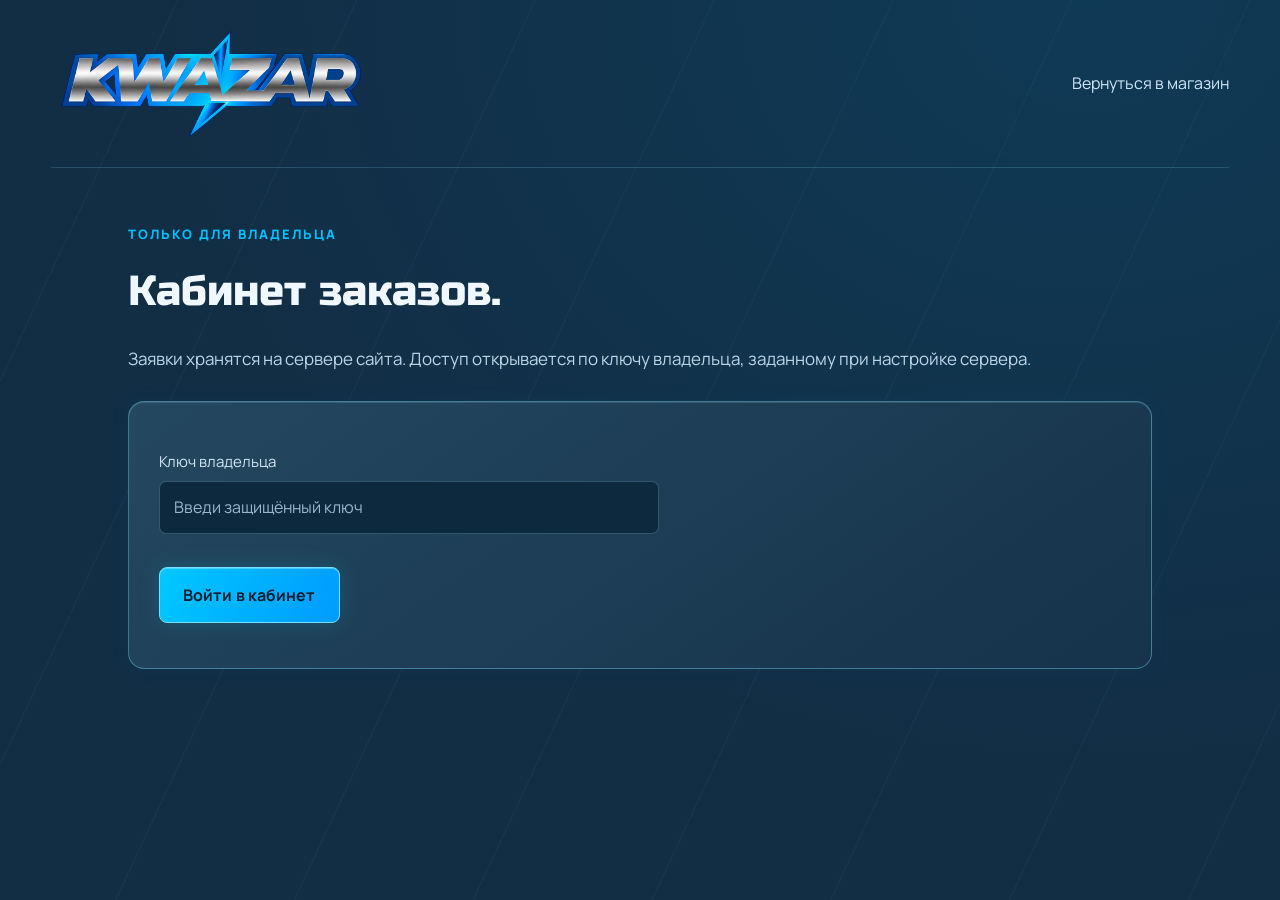
<file: admin.html>
<!doctype html><html lang="ru"><head><meta charset="utf-8"><meta name="viewport" content="width=device-width,initial-scale=1"><meta name="robots" content="noindex,nofollow"><meta name="referrer" content="no-referrer"><title>KWAZAR — кабинет владельца</title><link rel="icon" href="assets/kwazar-logo.png"><link rel="stylesheet" href="styles.css?v=neon-20261107"><script defer src="account.js"></script></head><body class="account-page" data-page="admin"><header class="account-header wrap"><a class="brand" href="/" aria-label="KWAZAR — главная"><img class="brand-logo" src="assets/kwazar-logo.png" alt="KWAZAR" width="2172" height="724" fetchpriority="high"></a><a href="/">Вернуться в магазин</a></header><main class="account-main"><p class="eyebrow">ТОЛЬКО ДЛЯ ВЛАДЕЛЬЦА</p><h1>Кабинет заказов.</h1><p class="notice">Заявки хранятся на сервере сайта. Доступ открывается по ключу владельца, заданному при настройке сервера.</p><form id="admin-login" class="panel"><label class="full-label">Ключ владельца<input id="admin-token" name="token" type="password" minlength="24" required autocomplete="off" placeholder="Введи защищённый ключ"></label><button class="button gold" type="submit">Войти в кабинет</button><p class="form-error" id="admin-error" role="alert"></p></form><section id="admin-dashboard" hidden><section class="panel"><h2>Цены товаров</h2><p class="notice">Цена в рублях. Пустое поле — «Уточнить цену». Сохраняй каждый товар отдельно. Цены сохраняются на сервере; согласованные суммы существующих заявок не меняются.</p><p id="prices-status" role="status"></p><div id="admin-prices"></div></section><div class="panel admin-toolbar"><h2>Последние заявки</h2><div><button class="button outline small" id="admin-refresh">Обновить</button><button class="button outline small" id="admin-logout">Выйти</button></div></div><p class="form-status" id="admin-status" role="status"></p><div class="panel" id="admin-orders"></div><div class="panel" id="admin-order-detail" hidden></div></section></main></body></html>
</file>
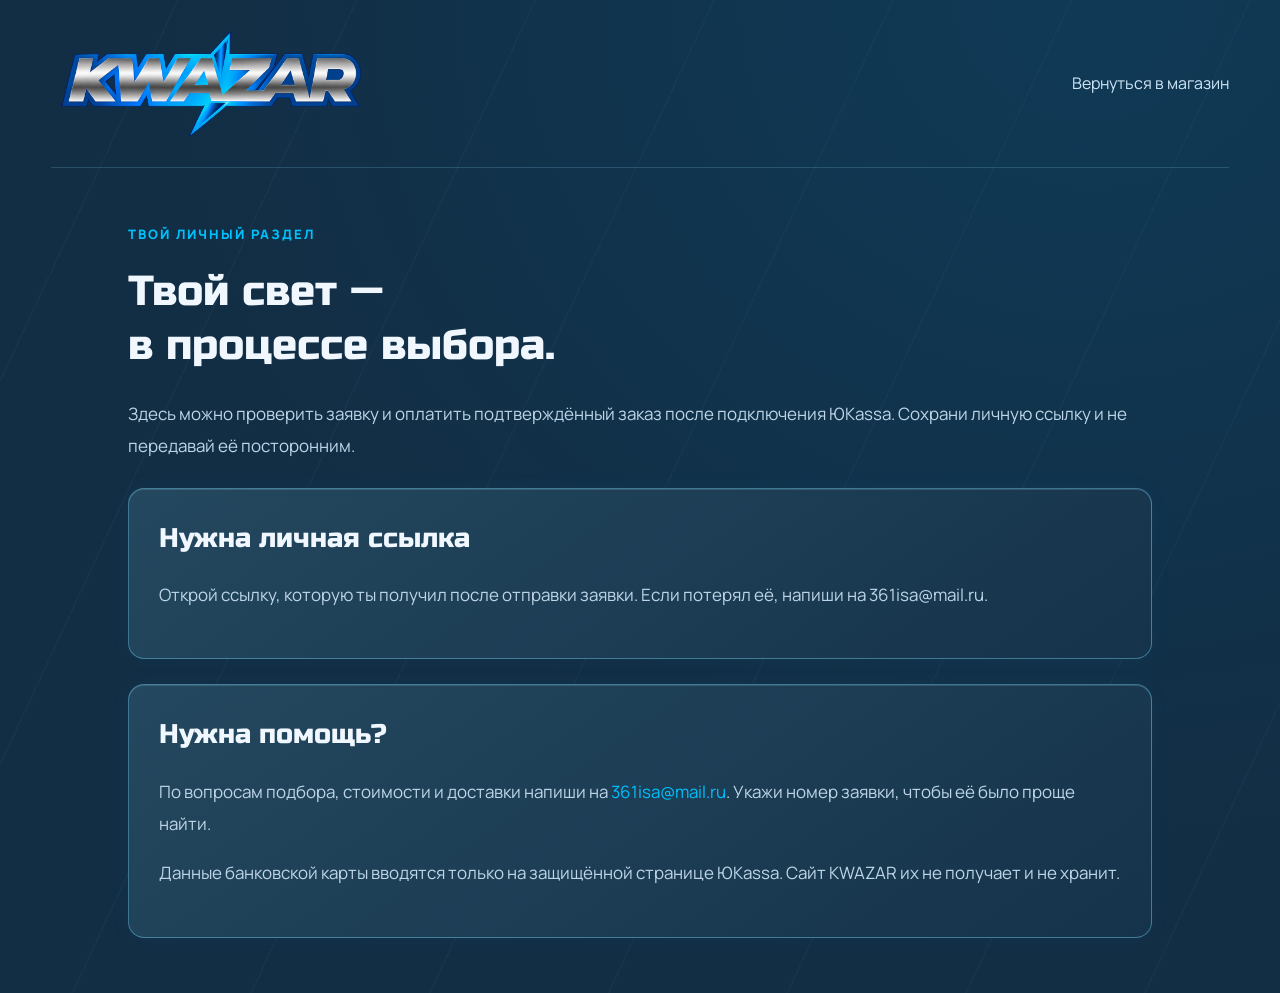
<file: order.html>
<!doctype html><html lang="ru"><head><meta charset="utf-8"><meta name="viewport" content="width=device-width,initial-scale=1"><meta name="robots" content="noindex,nofollow"><meta name="referrer" content="no-referrer"><title>KWAZAR — моя заявка</title><link rel="icon" href="assets/kwazar-logo.png"><link rel="stylesheet" href="styles.css?v=neon-20261107"><script defer src="account.js"></script></head><body class="account-page" data-page="order"><header class="account-header wrap"><a class="brand" href="/" aria-label="KWAZAR — главная"><img class="brand-logo" src="assets/kwazar-logo.png" alt="KWAZAR" width="2172" height="724" fetchpriority="high"></a><a href="/">Вернуться в магазин</a></header><main class="account-main"><p class="eyebrow">ТВОЙ ЛИЧНЫЙ РАЗДЕЛ</p><h1>Твой свет —<br>в процессе выбора.</h1><p class="notice">Здесь можно проверить заявку и оплатить подтверждённый заказ после подключения ЮKassa. Сохрани личную ссылку и не передавай её посторонним.</p><div id="customer-order" class="panel"><p class="form-status">Загружаем заявку…</p></div><p class="form-error" id="order-error" role="alert"></p><div class="panel"><h2>Нужна помощь?</h2><p class="notice">По вопросам подбора, стоимости и доставки напиши на <a class="privacy-email" href="mailto:361isa@mail.ru">361isa@mail.ru</a>. Укажи номер заявки, чтобы её было проще найти.</p><p class="notice">Данные банковской карты вводятся только на защищённой странице ЮKassa. Сайт KWAZAR их не получает и не хранит.</p></div></main></body></html>
</file>
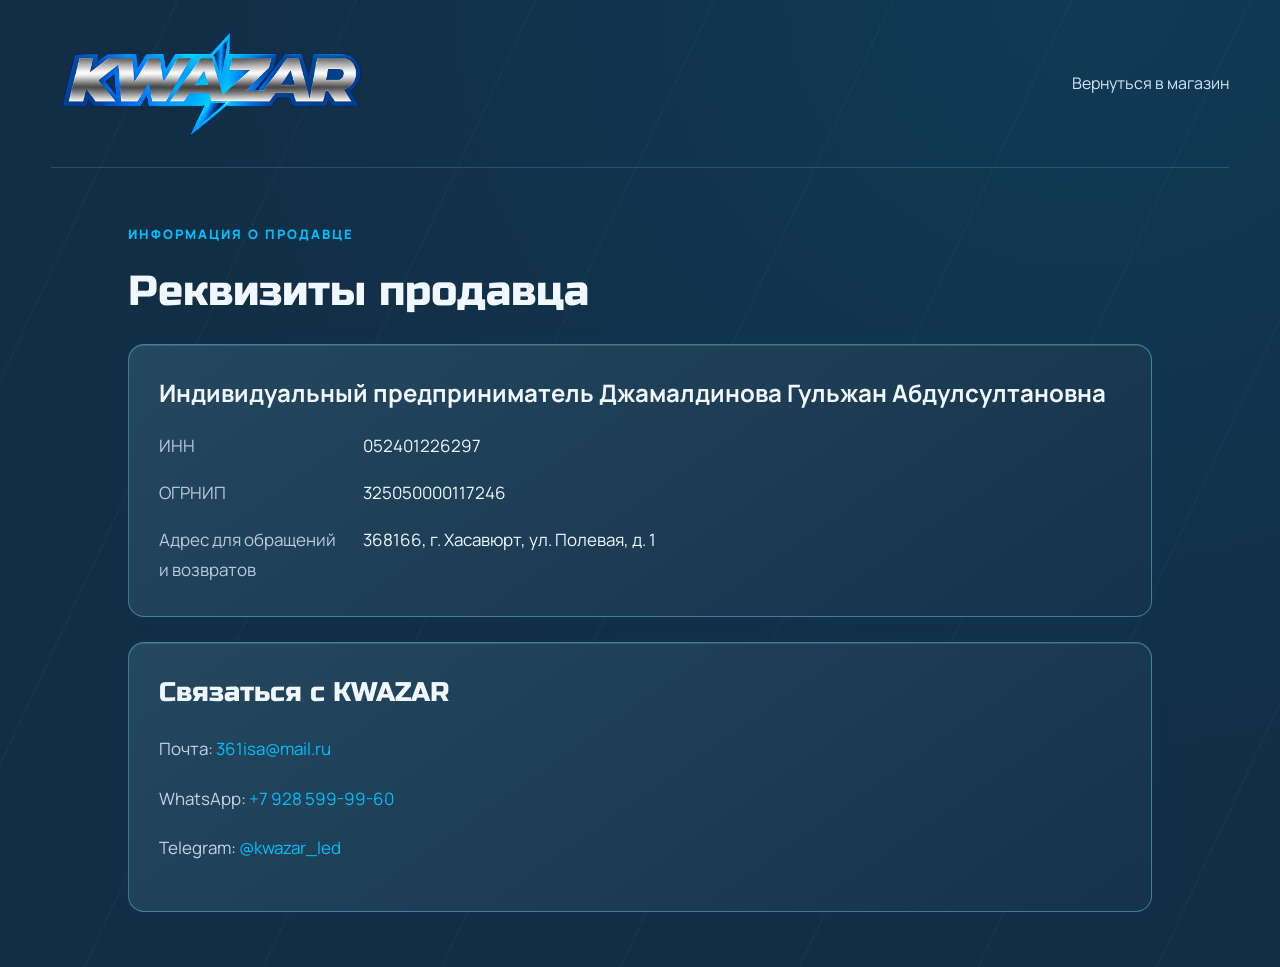
<file: requisites.html>
<!doctype html>
<html lang="ru">
<head><meta charset="utf-8"><meta name="viewport" content="width=device-width,initial-scale=1"><meta name="robots" content="noindex"><title>Реквизиты продавца — KWAZAR</title><link rel="icon" href="assets/kwazar-logo.png"><link rel="stylesheet" href="styles.css?v=requisites-20261107"></head>
<body class="account-page"><header class="account-header wrap"><a class="brand" href="/" aria-label="KWAZAR — главная"><img class="brand-logo" src="assets/kwazar-logo.png" alt="KWAZAR" width="2172" height="724"></a><a href="/">Вернуться в магазин</a></header>
<main class="account-main"><p class="eyebrow">ИНФОРМАЦИЯ О ПРОДАВЦЕ</p><h1>Реквизиты продавца</h1><section class="panel"><h2 class="seller-name">Индивидуальный предприниматель Джамалдинова Гульжан Абдулсултановна</h2><dl class="requisites-dl"><dt>ИНН</dt><dd>052401226297</dd><dt>ОГРНИП</dt><dd>325050000117246</dd><dt>Адрес для обращений и возвратов</dt><dd>368166, г. Хасавюрт, ул. Полевая, д. 1</dd></dl></section><section class="panel requisites-contacts"><h2>Связаться с KWAZAR</h2><p class="notice">Почта: <a href="mailto:361isa@mail.ru">361isa@mail.ru</a></p><p class="notice">WhatsApp: <a href="https://wa.me/79285999960">+7 928 599-99-60</a></p><p class="notice">Telegram: <a href="https://t.me/kwazar_led">@kwazar_led</a></p></section></main></body></html>
</file>
<file: styles.css>
@font-face{font-family:'Russo One';src:url('assets/russo-one.ttf') format('truetype');font-weight:400;font-display:swap}
@font-face{font-family:Manrope;src:url('assets/manrope.ttf') format('truetype');font-weight:200 800;font-display:swap}
:root{color-scheme:dark;--bg:#0b0d11;--panel:#11141a;--panel2:#171b23;--text:#f3f4f6;--muted:#9299a5;--line:#262b34;--accent:#00BFFD;--accent-light:#00BFFD;--brand-blue:#009BFD;--brand-outline:#003F8C;--brand-silver:#C0BFBF;--wb:#b525cc;--font:Manrope,Arial,sans-serif}*{box-sizing:border-box}html{scroll-behavior:smooth;scroll-padding-top:105px}body{margin:0;background:var(--bg);color:var(--text);font-family:var(--font);font-size:14px;line-height:1.6}body:has(dialog[open]){overflow:hidden}button,input,select,textarea{font:inherit}button,a,input,select,summary{touch-action:manipulation}button{cursor:pointer}button,a{-webkit-tap-highlight-color:transparent}a{color:inherit;text-decoration:none}button{color:inherit}button:disabled{cursor:wait;opacity:.5}a:focus-visible,button:focus-visible,input:focus-visible,select:focus-visible,textarea:focus-visible,summary:focus-visible{outline:2px solid var(--accent);outline-offset:5px}button{border-radius:0}img{max-width:100%;display:block}svg{width:22px;height:22px;fill:none;stroke:currentColor;stroke-width:1.6;stroke-linecap:round;stroke-linejoin:round;flex-shrink:0}[hidden]{display:none!important}.svg-library{position:absolute;width:0;height:0;overflow:hidden}.sr-only,.skip:not(:focus){position:absolute;width:1px;height:1px;padding:0;overflow:hidden;clip:rect(0,0,0,0);white-space:nowrap}.skip:focus{position:fixed;top:10px;left:10px;z-index:100;background:var(--accent);color:#111;padding:12px}.wrap{width:min(1280px,90%);margin-inline:auto}.topline{background:#101318;border-bottom:1px solid var(--line);font-size:14px;color:#a6aeba;letter-spacing:.5px}.topline>.wrap{display:flex;align-items:center;justify-content:space-between;padding-block:9px}.topline a{color:#c2c6ce}.topline a span{color:var(--accent);margin-left:9px}.status-dot{display:inline-block;background:var(--accent);width:5px;height:5px;border-radius:50%;box-shadow:0 0 12px #00bffd50;margin-right:9px;vertical-align:middle}.header{position:sticky;top:0;z-index:30;background:#0b0d11ef;backdrop-filter:blur(18px);border-bottom:1px solid var(--line)}.header-inner{height:89px;display:flex;align-items:center;justify-content:space-between;gap:25px}.brand{display:inline-flex;align-items:center;gap:12px;font-size:27px;font-weight:800;line-height:1;letter-spacing:-1px;flex-shrink:0}.brand>span:last-child{display:block}.brand small{display:block;font-size:14px;letter-spacing:2.4px;color:var(--muted);font-weight:500;margin-top:9px}.brand-mark{display:inline-flex;gap:4px;align-items:center;transform:skew(-22deg);width:31px;height:36px;flex-shrink:0}.brand-mark i{background:var(--accent);display:block;width:6px;height:31px}.brand-mark i:nth-child(2){height:22px}.brand-mark i:nth-child(3){height:12px}.header nav{display:flex;gap:30px;font-size:14px;color:#bec3cb}.header nav a{position:relative;padding-block:12px}.header nav a:after{content:'';height:2px;position:absolute;bottom:3px;left:0;right:100%;background:var(--accent);transition:right .25s}.header nav a:hover:after{right:0}.header-actions{display:flex;gap:9px;align-items:center}.icon-button{background:transparent;border:1px solid transparent;display:inline-flex;align-items:center;justify-content:center;width:42px;height:42px;position:relative;transition:color .2s,background .2s,border-color .2s}.icon-button:hover{background:#ffffff07;border-color:#ffffff12;color:var(--accent)}.icon-button>span[data-count]{font-size:14px;background:var(--panel2);border-radius:20px;min-width:15px;height:15px;display:grid;place-items:center;position:absolute;top:1px;right:0;color:var(--muted)}.icon-button>span.has-items{background:var(--accent);color:#15120d}.cart-toggle{border-left:1px solid var(--line);margin-left:4px;padding-left:8px;width:50px}.mobile-menu{display:none}.hero{position:relative;min-height:660px;overflow:hidden;background:#0a0d13}.hero-photo{position:absolute;inset:0;background:linear-gradient(90deg,#0b0d11 1%,#0b0d11f2 16%,#0b0d1182 44%,#0b0d1100 72%),linear-gradient(0deg,#0b0d11 0%,#0b0d1100 30%,#0b0d1130 100%),url('assets/hero-front.jpg') 62% 53%/cover no-repeat;opacity:.95;animation:hero-in 1.2s ease both}.hero-grid{position:absolute;inset:0;pointer-events:none;background-image:linear-gradient(90deg,#fff02e05 1px,transparent 1px);background-size:25% 100%;opacity:.4}.hero-content{position:relative;padding-top:72px;z-index:1}.eyebrow{font-size:14px;letter-spacing:2.3px;font-weight:700;color:var(--accent);margin:0 0 20px;display:flex;align-items:center;gap:10px}.eyebrow>span:empty{display:inline-block;width:28px;height:1px;background:var(--accent)}h1{font-size:clamp(45px,5.4vw,80px);font-weight:800;line-height:1.1;letter-spacing:-3.8px;margin:0 0 24px}h1>span{color:var(--accent)}.hero-description{font-size:14px;line-height:1.9;color:#aab1bd;max-width:410px}.hero-buttons{display:flex;gap:12px;margin-top:34px}.button{display:inline-flex;align-items:center;justify-content:center;gap:22px;min-height:49px;padding:14px 24px;font-size:14px;font-weight:700;letter-spacing:.1px;border:1px solid transparent;transition:background .2s,border-color .2s,transform .2s;line-height:1.5;text-align:center}.button:hover{transform:translateY(-2px)}.button svg{width:17px;height:17px}.button.gold{color:#07111b;background:linear-gradient(120deg,var(--accent),var(--brand-blue));box-shadow:0 4px 30px #00bffd0c}.button.gold:hover{background:var(--accent-light)}.button.glass,.button.outline{background:#ffffff03;border-color:#ffffff22;color:var(--text)}.button.glass:hover,.button.outline:hover{border-color:var(--accent);background:#00bffd09}.button.glass svg{color:var(--accent)}.button.small{min-height:39px;padding:9px 17px;font-size:14px}.button.full{width:100%}.hero-footer{display:flex;gap:70px;align-items:center;margin-top:64px;font-size:14px;letter-spacing:1.5px;color:#7d8795}.hero-footer a{display:flex;align-items:center;gap:15px;color:#c3c9d3;letter-spacing:.2px;font-size:14px}.hero-footer svg{width:15px;height:15px}.hero-label{position:absolute;right:5%;bottom:32px;display:flex;flex-direction:column;gap:10px;font-size:14px;letter-spacing:1.5px;color:#bdc7d5;text-align:right}.hero-label span:last-child{font-size:14px;color:#687482;letter-spacing:.2px}.benefits{display:grid;grid-template-columns:repeat(4,1fr);border-block:1px solid var(--line);padding-block:27px;gap:20px}.benefits article{display:flex;align-items:center;gap:15px;border-right:1px solid var(--line)}.benefits article:last-child{border:0}.benefits svg{width:25px;height:25px;color:var(--accent)}.benefits h2{font-size:14px;font-weight:600;margin:0 0 4px}.benefits p{font-size:14px;color:var(--muted);margin:0}.section{padding-block:94px;scroll-margin-top:20px}.section-heading{display:flex;justify-content:space-between;align-items:flex-end;gap:25px;margin-bottom:35px}.section-heading .eyebrow{margin-bottom:16px}h2{font-size:clamp(29px,3vw,43px);font-weight:650;letter-spacing:-1.5px;line-height:1.25;margin:0}h2>span{color:#8e97a6}.text-link{display:inline-flex;align-items:center;gap:17px;font-size:14px;font-weight:650;white-space:nowrap;padding-bottom:5px;border-bottom:1px solid #ffffff20}.text-link svg{width:17px;height:17px;color:var(--accent)}.text-link:hover{color:var(--accent)}.catalog-toolbar{display:flex;align-items:center;justify-content:space-between;gap:20px;border-bottom:1px solid var(--line);padding-bottom:20px}.tabs{display:flex;gap:6px;flex-wrap:wrap}.tabs>button{font-size:14px;color:#949daa;border:1px solid transparent;background:transparent;padding:10px 17px;min-height:40px;display:flex;align-items:center;justify-content:center;gap:7px}.tabs>button svg{width:14px;height:14px}.tabs>button[aria-selected=true]{background:#00bffd12;border-color:#00bffd40;color:var(--accent)}.tabs>button:hover{color:var(--accent)}.search{display:flex;align-items:center;gap:10px;background:var(--panel);padding:11px 15px;border:1px solid var(--line);min-width:240px}.search svg{width:15px;height:15px;color:#727e8f}.search input{border:0;background:none;color:#d7dce5;font-size:14px;width:100%;min-width:0}.search input::placeholder{color:#798393}.catalog-notice{font-size:14px;color:#c7ab76;margin:18px 0 23px;line-height:1.8}.catalog-notice>span{color:#828c9a;margin-left:12px}.product-grid{display:grid;grid-template-columns:repeat(3,minmax(0,1fr));gap:22px}.product-card{background:var(--panel);border:1px solid #242a34;position:relative;overflow:hidden;transition:border-color .25s,transform .25s}.product-card:hover{border-color:#6c5b3c;transform:translateY(-4px)}.product-visual{height:228px;position:relative;background:radial-gradient(ellipse at 50% 60%,#39404b35,transparent 65%),linear-gradient(145deg,#1b2029,#101319);overflow:hidden}.product-visual:after{content:'';position:absolute;inset:0;background:linear-gradient(90deg,#ffffff04 1px,transparent 1px),linear-gradient(#ffffff04 1px,transparent 1px);background-size:38px 38px;pointer-events:none;mask-image:linear-gradient(#000,transparent)}.product-visual img{height:100%;width:100%;object-fit:contain;mix-blend-mode:lighten;transition:transform .5s;filter:saturate(.6);transform:scale(.85)}.product-card:nth-child(2n) .product-visual img{transform:scale(.85) rotate(-12deg)}.product-card:nth-child(3n) .product-visual img{transform:scale(.85) rotate(9deg)}.product-card:hover .product-visual img{transform:scale(.92)}.visual-tag{position:absolute;top:15px;left:15px;font-size:14px;letter-spacing:1px;border:1px solid #ffffff15;padding:5px 8px;color:#9ca6b4;z-index:1}.visual-name{font-size:58px;font-weight:800;letter-spacing:-3px;position:absolute;left:20px;bottom:5px;color:#ffffff07;line-height:1}.visual-caption{position:absolute;bottom:10px;right:13px;color:#788392;font-size:14px;letter-spacing:.5px}.product-tools{position:absolute;top:11px;right:10px;display:flex;flex-direction:column;gap:3px;z-index:2}.product-tools .icon-button{width:30px;height:30px;color:#929dac;background:#0b0d1180}.product-tools svg{width:15px;height:15px}.product-tools button.selected{color:var(--accent);border-color:#00bffd40}.product-tools button.selected use[href="#i-heart"]{fill:#00bffd22}.product-info{padding:23px}.product-kicker{font-size:14px;letter-spacing:1.4px;color:var(--accent);margin:0 0 10px}.product-title{background:none;padding:0;border:0;text-align:left;font-size:19px;font-weight:650;letter-spacing:-.5px;line-height:1.5}.product-title:hover{color:var(--accent)}.product-description{font-size:14px;color:#9ba5b3;line-height:1.8;margin:10px 0 18px;min-height:36px}.product-bottom{border-top:1px solid var(--line);padding-top:15px;display:flex;align-items:center;justify-content:space-between;gap:12px}.product-bottom>span{font-size:14px;color:var(--muted);line-height:1.7}.product-bottom strong{display:block;color:#c2c9d3;font-size:14px;font-weight:500}.product-bottom .button{min-height:39px;padding:10px 14px;font-size:14px;gap:10px}.product-bottom svg{width:13px;height:13px}.catalog-help{padding:24px;display:flex;align-items:center;gap:16px;background:linear-gradient(100deg,#00bffd0b,transparent);border:1px solid #00bffd20;margin-top:26px}.catalog-help>svg{color:var(--accent);width:28px;height:28px}.catalog-help p{font-size:14px;margin:0}.catalog-help p span{display:block;font-size:14px;color:var(--muted);margin-top:3px}.catalog-help .text-link{margin-left:auto}.empty-state{padding:70px 25px;text-align:center;border:1px solid var(--line);background:var(--panel)}.empty-state>svg{color:var(--accent);width:32px;height:32px}.empty-state h3{font-size:22px}.empty-state p{color:var(--muted);font-size:14px}.finder-section{padding-block:85px;background:linear-gradient(110deg,#161b24 0%,#11151d 45%,#0e1117);border-block:1px solid var(--line);position:relative;overflow:hidden}.finder-section:before{content:'';position:absolute;inset:0;background:repeating-linear-gradient(125deg,transparent 0 120px,#ffffff02 120px 121px);pointer-events:none}.finder-layout{display:grid;grid-template-columns:1fr 1fr;gap:100px;align-items:center;position:relative}.finder-layout h2{font-size:43px}.finder-layout h2 span{color:var(--accent)}.section-description{color:var(--muted);font-size:14px;line-height:1.9;max-width:390px;margin:23px 0}.finder-hint{display:flex;align-items:center;gap:15px;border-top:1px solid #ffffff14;padding-top:22px;max-width:390px;margin-top:35px}.finder-hint svg{color:var(--accent);width:27px;height:27px}.finder-hint p{font-size:14px;color:#c4cbd6;margin:0;line-height:1.9}.finder-hint span{color:var(--muted)}.finder-card{padding:30px;background:#191e27;border:1px solid #343b47;box-shadow:0 24px 70px #0003}.card-heading{display:flex;align-items:center;gap:12px;border-bottom:1px solid #ffffff10;padding-bottom:21px;margin-bottom:22px}.card-heading svg{color:var(--accent)}.card-heading>span{font-size:15px;font-weight:650}.card-heading>small{margin-left:auto;font-size:14px;color:#6a7585;letter-spacing:1px}.form-grid{display:grid;grid-template-columns:1fr 1fr;gap:17px}label{font-size:14px;color:#b9c1ce;display:block}input:not([type=range]):not([type=checkbox]),select,textarea{background:#0f131a;border:1px solid #353d49;border-radius:0;color:#e5e9ef;padding:12px 13px;width:100%;margin-top:7px;min-height:43px;font-size:14px}input::placeholder,textarea::placeholder{color:#6d7889}input:focus,select:focus,textarea:focus{border-color:var(--accent)}.search input:not([type=range]){border:0;background:none;padding:0;min-height:0;margin:0;font-size:14px}.full-label{margin:17px 0}.form-footnote{font-size:14px;color:#828d9d;text-align:center;line-height:1.8;margin:14px 0 0}.heading-note{color:var(--muted);font-size:14px;line-height:1.8;margin:0}.lab-grid{display:grid;grid-template-columns:1.1fr 1fr;border:1px solid var(--line);background:var(--panel)}.beam-scene{min-height:350px;background:radial-gradient(ellipse at 50% 100%,#25303f,#0c1018 70%);position:relative;overflow:hidden;--beam-color:#fff4d2}.road-line{position:absolute;inset:0;transform:perspective(250px) rotateX(54deg) scale(1.5);background:repeating-linear-gradient(0deg,transparent 0 50px,#d5e0f566 50px 80px) center/3px 100% no-repeat;opacity:.5}.beam{position:absolute;bottom:-30px;width:95px;height:310px;background:linear-gradient(to top,var(--beam-color),transparent 85%);opacity:.32;filter:blur(15px);clip-path:polygon(0 0,100% 0,75% 100%,25% 100%);transform-origin:bottom;transform:rotate(-15deg)}.beam-left{left:30%}.beam-right{right:24%;transform:rotate(15deg)}.lab-caption{position:absolute;top:30px;left:30px;display:flex;flex-direction:column;gap:10px}.lab-caption>span{font-size:14px;letter-spacing:1.5px;color:#738299}.lab-caption strong{font-size:35px;letter-spacing:-1px}.scene-note{position:absolute;bottom:20px;left:25px;font-size:14px;color:#768398}.lab-controls{padding:35px 40px}.mini-label{font-size:14px;letter-spacing:1.7px;color:var(--muted);font-weight:600}.lab-controls h3{font-size:25px;font-weight:600;letter-spacing:-.7px;line-height:1.4;margin:12px 0 30px}input[type=range]{width:100%;accent-color:var(--accent);cursor:pointer;height:5px;display:block;margin-bottom:15px}.range-labels{display:flex;justify-content:space-between;font-size:14px;color:#d4dbe5}.range-labels small{color:#798699;font-size:14px}.lab-controls>p{font-size:14px;color:#a3adbd;line-height:1.8;margin:25px 0 18px;min-height:36px}.info-note{display:flex;align-items:flex-start;gap:10px;border-top:1px solid var(--line);padding-top:18px;color:#738197}.info-note svg{width:16px;height:16px;margin-top:3px}.info-note p{font-size:14px;line-height:1.8;margin:0}.journal-section{background:#0f1218;border-block:1px solid var(--line)}.article-grid{display:grid;grid-template-columns:repeat(3,minmax(0,1fr));gap:25px}.article-card{display:block;background:none;border:0;padding:0;text-align:left}.article-art{height:195px;background:#151c27;border:1px solid #293240;position:relative;overflow:hidden;transition:border-color .25s}.article-card:hover .article-art{border-color:#00bffd70}.socket-art{background:radial-gradient(ellipse at top right,#343a37,#151b25 70%)}.socket-art>span{font-size:85px;font-weight:750;position:absolute;left:28px;bottom:3px;letter-spacing:-4px;color:#bcc7d1}.socket-art>i{font-style:normal;position:absolute;right:20px;top:20px;color:#ffffff25;font-size:38px}.socket-art>b{position:absolute;right:25px;bottom:25px;font-size:15px;color:var(--accent)}.socket-art>svg{position:absolute;left:32px;top:23px;color:var(--accent)}.optics-art{background:radial-gradient(ellipse at center,#203d59,#121923 65%)}.lens{position:absolute;left:50%;top:50%;transform:translate(-50%,-50%);border:4px solid #7fabc54a;border-radius:50%;width:125px;height:125px;background:radial-gradient(circle at 35% 30%,#bcd5e4,#24516e 20%,#0b2135 50%,#203e50 65%,#648697 70%,#101a27 75%);box-shadow:0 0 0 8px #607a8e25,0 0 70px #6bbaef20}.optics-art>span,.install-art>span{position:absolute;bottom:16px;left:20px;font-size:14px;letter-spacing:2px;color:#8eacbe}.install-art{background:repeating-linear-gradient(135deg,#171e29 0 30px,#1b2430 30px 31px)}.install-art>svg{width:100px;height:100px;position:absolute;left:50%;top:45%;transform:translate(-50%,-50%) rotate(-15deg);color:#b8a27a;stroke-width:1}.article-meta{display:flex;justify-content:space-between;font-size:14px;color:var(--accent);letter-spacing:1.5px;margin:20px 0 12px}.article-meta>span{color:#68768a}.article-card h3{font-size:16px;font-weight:600;line-height:1.6;letter-spacing:-.3px;margin:0 0 18px}.article-card .text-link{font-size:14px;color:#a5b0c0;gap:40px}.purchase-grid{display:grid;grid-template-columns:1fr 1fr;gap:24px}.purchase-card{padding:35px;background:var(--panel);border:1px solid var(--line);position:relative}.purchase-icon{display:grid;place-items:center;width:48px;height:48px;background:#00bffd0a;border:1px solid #00bffd30;color:var(--accent);margin-bottom:24px}.purchase-icon svg{width:24px;height:24px}.purchase-card h3{font-size:25px;font-weight:650;letter-spacing:-.8px;margin:12px 0}.purchase-card>p{font-size:14px;line-height:1.9;color:var(--muted);max-width:440px;min-height:63px}.purchase-card ol{list-style:none;counter-reset:step;padding:0;margin:24px 0;display:flex;flex-direction:column;gap:12px}.purchase-card li{font-size:14px;color:#bfc6d1;display:flex;align-items:center;gap:11px;counter-increment:step}.purchase-card li:before{content:'0'counter(step);color:var(--accent);font-size:14px;border:1px solid #00bffd30;width:24px;height:24px;display:grid;place-items:center}.purchase-card small{display:block;color:#6e7a8d;font-size:14px;margin-top:15px}.wb-card{background:radial-gradient(ellipse at top right,#65176925,transparent 70%),var(--panel);border-color:#81328850}.wb-icon{font-size:18px;font-weight:800;color:#e85fff;background:#b525cc0d;border-color:#b525cc40}.wb-card li:before{color:#d76ee7;border-color:#b525cc40}.wb-button{background:linear-gradient(110deg,#a321be,#d233ab);color:white}.wb-button:hover{background:linear-gradient(110deg,#b82ed4,#df49bc)}.faq-section{display:grid;grid-template-columns:1fr 1.4fr;gap:70px;padding-top:0}.faq-list details{border-bottom:1px solid var(--line)}.faq-list summary{font-size:14px;font-weight:600;cursor:pointer;list-style:none;display:flex;justify-content:space-between;gap:20px;padding:23px 0}.faq-list summary::-webkit-details-marker{display:none}.faq-list summary:after{content:'+';font-size:20px;font-weight:400;color:var(--accent);line-height:1}.faq-list details[open] summary:after{content:'−'}.faq-list p{color:var(--muted);font-size:14px;line-height:1.9;margin:0 0 22px}.closing{padding-block:70px;border-block:1px solid #00bffd22;text-align:center;background:radial-gradient(ellipse at bottom,#003f8c17,transparent 60%),#101319;position:relative}.closing:before{content:'';position:absolute;inset:0;background:repeating-linear-gradient(110deg,transparent 0 100px,#ffffff02 100px 101px);pointer-events:none}.closing .brand-mark{height:33px;margin-bottom:20px}.closing .eyebrow{justify-content:center;font-size:14px;color:#7f8a9b;margin-bottom:15px}.closing h2{font-size:56px;letter-spacing:-2px;font-weight:650}.closing h2 em{font-style:normal;color:var(--accent)}.closing .button{margin-top:25px}.footer-main{padding-block:55px;display:grid;grid-template-columns:1.5fr 1fr 1fr 1.2fr;gap:40px}.footer-main p{font-size:14px;color:#728096;margin-top:20px}.footer-main h3{font-size:14px;margin:0 0 20px;font-weight:600}.footer-main>div>a:not(.brand),.footer-main button{display:block;font-size:14px;color:#808da2;margin:12px 0;background:none;border:0;padding:0;text-align:left}.footer-main a:hover,.footer-main button:hover{color:var(--accent)}.footer-bottom{border-top:1px solid var(--line);padding-block:23px;display:flex;justify-content:space-between;gap:20px;font-size:14px;color:#667489}.compare-dock{position:fixed;bottom:20px;left:50%;transform:translateX(-50%);z-index:40;display:flex;align-items:center;gap:20px;background:#202630f5;border:1px solid #4b5360;padding:10px 10px 10px 20px;box-shadow:0 10px 60px #0009;font-size:14px;backdrop-filter:blur(16px);white-space:nowrap}.compare-dock .icon-button{width:30px;height:30px}.back-top{position:fixed;right:22px;bottom:22px;background:#171d27;border-color:#354050;z-index:35;color:#aab7c9;width:36px;height:36px}#toast{position:fixed;top:125px;left:50%;transform:translateX(-50%) translateY(-10px);background:#282e38f5;border:1px solid #4a5362;color:#eee;padding:13px 24px;opacity:0;pointer-events:none;z-index:100;font-size:14px;transition:opacity .2s,transform .2s;max-width:90%;text-align:center;box-shadow:0 10px 40px #0006}#toast.show{opacity:1;transform:translateX(-50%)}dialog{background:#12171f;color:var(--text);border:1px solid #384252;padding:30px;box-shadow:0 30px 150px #0009;max-height:90dvh;overflow-y:auto;width:min(700px,94vw)}dialog::backdrop{background:#03060bc9;backdrop-filter:blur(9px)}.modal.wide{width:min(1050px,94vw)}.dialog-top{display:flex;justify-content:space-between;align-items:flex-start;gap:15px;margin-bottom:22px}.dialog-top h2{font-size:27px;letter-spacing:-1px}.dialog-top .eyebrow{margin:0 0 10px;font-size:14px}.dialog-top .icon-button{flex-shrink:0;width:32px;height:32px}.dialog-note{font-size:14px;color:#8c9aad;line-height:1.8}.drawer{position:fixed;top:0;right:0;left:auto;margin:0;width:min(580px,100vw);max-width:100vw;height:100dvh;max-height:100dvh;border-block:0;border-right:0;padding:30px}.cart-line{padding:19px 0;border-bottom:1px solid var(--line);display:flex;align-items:center;gap:15px}.cart-line img{width:65px;height:65px;object-fit:contain;background:#1a202b}.cart-line h3{font-size:14px;font-weight:600;margin:0 0 5px}.cart-line p{font-size:14px;color:#92a1b5;margin:0 0 10px}.cart-line .cart-line-copy{flex:1;min-width:0}.quantity{display:flex;align-items:center;gap:12px}.quantity button{width:28px;height:28px;display:grid;place-items:center;background:#ffffff03;border:1px solid #364151;padding:0}.quantity svg{width:13px;height:13px}.quantity span{font-size:14px}.cart-line>.icon-button{width:30px;height:30px}.cart-line>.icon-button svg{width:16px;height:16px}.checkout-total{display:flex;justify-content:space-between;gap:15px;font-size:14px;border-bottom:1px solid var(--line);padding:24px 0 18px}.checkout-total strong{font-weight:600;color:var(--accent)}#checkout-form .form-grid{margin-top:22px}.consent{display:flex;gap:10px;align-items:flex-start;font-size:14px;line-height:1.8;color:#9caabd;margin:20px 0}.consent input{accent-color:var(--accent);margin:3px 0 0}.consent button{font-size:14px;border:0;border-bottom:1px solid #003f8c;background:none;padding:0;color:var(--accent)}.form-error{font-size:14px;color:#ff9d9d;line-height:1.8}.success-state{text-align:center;padding:35px 15px}.success-state>svg{color:var(--accent);width:52px;height:52px;stroke-width:1}.success-state h3{font-size:25px}.success-state p{font-size:14px;line-height:1.9;color:#a3b1c5}.success-state .button{margin:6px}.compare-scroll{overflow-x:auto}.compare-table{width:100%;border-collapse:collapse;table-layout:fixed;min-width:550px}.compare-table th,.compare-table td{border:1px solid #2a3443;padding:16px;text-align:left;vertical-align:top;font-size:14px;line-height:1.9;overflow-wrap:anywhere}.compare-table th{font-weight:600;background:#1a2230;color:var(--accent)}.compare-table td:first-child{color:#91a0b6;width:145px}.compare-table td{color:#bac7d9}.detail-layout{display:grid;grid-template-columns:1fr 1fr;gap:25px;align-items:center}.detail-layout img{width:100%;background:#19212c}.detail-layout h2{font-size:29px}.detail-layout p{font-size:14px;color:#93a3bb}.detail-price{font-size:14px;color:var(--accent);margin:20px 0}.detail-tabs{display:flex;gap:15px;border-bottom:1px solid var(--line);margin-top:25px}.detail-tabs button{background:none;border:0;border-bottom:2px solid transparent;color:#8294ad;padding:12px 2px;font-size:14px}.detail-tabs button.active{border-color:var(--accent);color:var(--accent)}.detail-content{font-size:14px;color:#9faec4;line-height:1.9;padding-block:20px}.article-modal h2{font-size:30px;margin-bottom:23px}.article-modal h3{font-size:16px;font-weight:650;margin-top:25px}.article-modal p,.article-modal li{font-size:14px;line-height:1.95;color:#a7b4c8}.article-modal ul{padding-left:20px}.article-modal .article-intro{font-size:14px;color:#cbd5e3;padding-bottom:20px;border-bottom:1px solid var(--line)}.privacy-email{color:var(--accent)}.form-status{font-size:14px;color:var(--muted)}.reveal{animation:reveal .7s ease both}@keyframes reveal{from{opacity:0;transform:translateY(18px)}to{opacity:1;transform:translateY(0)}}@keyframes hero-in{from{opacity:0;transform:scale(1.03)}to{opacity:.95;transform:scale(1)}}
/* Account and order pages */
.account-page{min-height:100vh;background:radial-gradient(ellipse at top,#202a3a55,transparent 60%),var(--bg)}.account-header{padding:30px 0;border-bottom:1px solid var(--line);display:flex;justify-content:space-between;align-items:center;gap:20px}.account-header a:not(.brand){font-size:14px;color:var(--muted)}.account-main{max-width:900px;margin:65px auto;padding:0 25px}.account-main h1{font-size:38px;letter-spacing:-1.5px;line-height:1.3}.account-main .panel{background:var(--panel);border:1px solid var(--line);padding:28px;margin-top:25px}.account-main .panel h2{font-size:22px;margin-bottom:20px}.account-main .button{margin-top:16px}.account-main .full-label{max-width:500px}.order-badge{display:inline-block;padding:6px 12px;font-size:14px;background:#00bffd12;border:1px solid #00bffd40;color:var(--accent)}.order-row{border-bottom:1px solid var(--line);padding:20px 0;display:flex;justify-content:space-between;gap:20px;flex-wrap:wrap}.order-row h3{font-size:14px;margin:0 0 8px}.order-row p{font-size:14px;color:var(--muted);margin:4px 0;overflow-wrap:anywhere}.order-row button{font-size:14px;border:1px solid var(--line);background:#202938;padding:8px 14px}.admin-detail{margin-top:20px}.admin-detail label{margin:15px 0}.account-main .notice{font-size:14px;color:var(--muted);line-height:1.9}.order-reference{font-family:monospace;font-size:14px;color:var(--accent);overflow-wrap:anywhere}.admin-toolbar{display:flex;justify-content:space-between;gap:10px;align-items:center}.admin-toolbar h2{margin:0!important}.admin-toolbar .button{margin:0}.status-paid{color:#8ed9af}.account-main ul{font-size:14px;color:var(--muted);padding-left:20px;line-height:1.9}
@media(min-width:1600px){.hero-photo{background-position:center,center,center 54%}.hero-content{padding-top:90px}.hero{min-height:720px}}
@media(max-width:1100px){.header nav{gap:19px;font-size:14px}.header-inner{gap:20px}.brand{font-size:24px}.header-actions{gap:2px}.finder-layout{gap:45px}.finder-layout h2{font-size:38px}.hero-content{padding-top:65px}.hero{min-height:620px}.benefits article{gap:11px}.benefits h2{font-size:14px}.benefits p{font-size:14px}.catalog-toolbar{flex-wrap:wrap}.search{min-width:230px;flex:1}.product-info{padding:18px}.product-bottom{align-items:flex-start;flex-direction:column}.product-bottom .button{width:100%}.lab-controls{padding:30px}.footer-main{gap:20px}.header nav a:after{display:none}}
@media(max-width:800px){.header nav{display:none;position:absolute;top:100%;left:0;right:0;background:#111721;border-bottom:1px solid var(--line);padding:25px 5%;flex-direction:column;gap:5px}.header nav.open{display:flex}.header nav a{font-size:14px;padding:13px}.mobile-menu{display:inline-flex}.header-inner{height:75px}.hero{min-height:590px}.hero-photo{background-position:center,center,65% center}.hero-photo:after{content:'';position:absolute;inset:0;background:#0b0d1130}.hero-label{display:none}.hero-description{max-width:300px;font-size:14px}.hero-footer{gap:30px}.benefits{grid-template-columns:1fr 1fr;gap:22px;padding-block:25px}.benefits article:nth-child(2){border-right:0}.benefits h2{font-size:14px}.benefits p{font-size:14px}.product-grid{grid-template-columns:repeat(2,minmax(0,1fr))}.finder-layout{grid-template-columns:1fr;gap:30px}.finder-layout>div:first-child{display:grid;grid-template-columns:1fr 1fr;gap:0 30px}.finder-layout>div:first-child .eyebrow{grid-column:1/-1}.finder-layout>div:first-child h2{grid-row:2/4;font-size:34px}.finder-layout>div:first-child .section-description{margin:0}.finder-hint{margin-top:20px;padding-top:18px}.finder-card{padding:25px}.lab-grid{grid-template-columns:1fr 1fr}.lab-controls{padding:25px}.lab-controls h3{font-size:21px}.article-grid{gap:17px}.article-art{height:150px}.socket-art>span{font-size:65px;left:20px}.socket-art>i{font-size:25px}.socket-art>b{font-size:14px;right:14px}.article-card h3{font-size:14px}.article-card .text-link{gap:15px}.article-meta{font-size:14px}.lens{width:95px;height:95px}.purchase-card{padding:25px}.purchase-card h3{font-size:21px}.purchase-card>p{min-height:100px}.faq-section{gap:35px;grid-template-columns:1fr 1.4fr}.footer-main{grid-template-columns:1.4fr 1fr 1fr}.footer-main>div:last-child{grid-column:1/-1;display:flex;align-items:center;gap:30px;border-top:1px solid var(--line);padding-top:20px}.footer-main>div:last-child h3{margin:0}.footer-main>div:last-child>a,.footer-main>div:last-child>button{margin:0}.section{padding-block:70px}.faq-section{padding-top:0}}
@media(max-width:540px){html{scroll-padding-top:85px}.wrap{width:90%}.topline{font-size:14px}.topline a{font-size:14px}.topline a>span{display:none}.topline>.wrap{padding-block:8px}.header-inner{height:69px;gap:10px}.brand{font-size:22px;gap:9px}.brand small{font-size:14px;letter-spacing:1.8px;margin-top:7px}.brand-mark{width:24px;gap:3px}.brand-mark i{width:5px;height:27px}.brand-mark i:nth-child(2){height:19px}.brand-mark i:nth-child(3){height:10px}.header-actions{gap:0}.icon-button{width:33px;height:36px}.icon-button svg{width:18px;height:18px}.icon-button>span[data-count]{font-size:14px;min-width:13px;height:13px;top:0;right:-1px}.cart-toggle{width:38px;padding-left:7px;margin-left:3px}.hero{min-height:660px}.hero-photo{background:linear-gradient(180deg,#0b0d11 0%,#0b0d11c4 16%,#0b0d1120 64%,#0b0d11 100%),linear-gradient(90deg,#0b0d11b5,#0b0d1100 80%),url('assets/hero-front.jpg') 63% 95%/auto 71% no-repeat}.hero-photo:after{display:none}.hero-content{padding-top:43px}.eyebrow{font-size:14px;letter-spacing:1.7px}.hero .eyebrow{margin-bottom:20px}h1{font-size:clamp(36px,9.9vw,53px);letter-spacing:-2px;line-height:1.12;margin-bottom:17px}.hero-description{font-size:14px;line-height:1.9;color:#a4adbc;max-width:250px}.hero-buttons{gap:9px;margin-top:22px}.button{padding:13px 15px;gap:12px;font-size:14px;min-height:43px}.button svg{width:15px;height:15px}.hero-buttons .button.glass{font-size:14px;gap:7px}.hero-buttons .button.glass svg{width:13px;height:13px}.hero-footer{margin-top:214px;justify-content:space-between;font-size:14px;gap:10px}.hero-footer a{font-size:14px}.benefits{gap:20px 15px}.benefits article{gap:9px}.benefits svg{width:20px;height:20px}.benefits h2{font-size:14px}.benefits p{font-size:14px}.section{padding-block:58px}.section-heading{align-items:flex-start;flex-direction:column;gap:20px;margin-bottom:27px}.section-heading h2{font-size:29px;letter-spacing:-1px}.section-heading .eyebrow{margin-bottom:12px}.section-heading .text-link{font-size:14px;gap:12px}.catalog-toolbar{gap:15px;padding-bottom:16px}.tabs{gap:3px;justify-content:space-between;width:100%}.tabs>button{font-size:14px;padding:8px 10px;min-height:36px}.tabs>button svg{width:11px;height:11px}.search{padding:12px 13px;flex-basis:100%}.search input:not([type=range]){font-size:14px}.catalog-notice{font-size:14px;margin-block:15px}.catalog-notice>span{display:block;margin:5px 0 0;line-height:1.9}.product-grid{gap:13px}.product-visual{height:165px}.visual-tag{font-size:14px;padding:4px 5px;top:10px;left:9px}.visual-name{font-size:40px;left:11px}.visual-caption{font-size:14px;right:7px;bottom:6px}.product-tools{right:5px;top:5px;gap:2px}.product-tools .icon-button{width:25px;height:25px}.product-tools svg{width:13px;height:13px}.product-info{padding:13px}.product-kicker{font-size:14px;letter-spacing:.7px;margin-bottom:7px}.product-title{font-size:14px;letter-spacing:-.4px}.product-description{font-size:14px;min-height:58px;margin-block:7px 13px;line-height:1.8}.product-bottom{gap:10px;padding-top:12px}.product-bottom>span{font-size:14px}.product-bottom strong{font-size:14px}.product-bottom .button{font-size:14px;padding:9px 7px;gap:8px;min-height:36px}.product-bottom svg{width:11px;height:11px}.catalog-help{padding:17px;gap:11px;flex-wrap:wrap}.catalog-help>svg{width:23px;height:23px}.catalog-help p{font-size:14px}.catalog-help p span{font-size:14px;max-width:220px}.catalog-help .text-link{margin-left:34px;font-size:14px}.finder-section{padding-block:50px}.finder-layout{gap:25px}.finder-layout>div:first-child{display:block}.finder-layout>div:first-child h2{font-size:33px}.section-description{font-size:14px;line-height:1.9}.finder-layout>div:first-child .section-description{margin-top:20px}.finder-hint{padding-top:16px;margin-top:22px;max-width:none}.finder-hint p{font-size:14px}.finder-hint svg{width:24px;height:24px}.finder-card{padding:22px}.card-heading>span{font-size:14px}.form-grid{gap:15px}.card-heading{padding-bottom:17px;margin-bottom:19px}label{font-size:14px}input:not([type=range]):not([type=checkbox]),select,textarea{font-size:14px;padding:11px;min-height:43px}.form-footnote{font-size:14px}.heading-note{display:none}.lab-grid{grid-template-columns:1fr}.beam-scene{min-height:270px}.lab-caption{left:23px;top:23px}.lab-caption strong{font-size:31px}.lab-controls{padding:25px}.lab-controls h3{font-size:24px}.lab-controls>p{font-size:14px}.article-grid{grid-template-columns:1fr;gap:35px}.article-art{height:200px}.socket-art>span{font-size:105px;left:30px;bottom:-5px}.socket-art>i{font-size:45px;right:30px}.socket-art>b{font-size:20px;right:30px}.socket-art>svg{left:35px;top:30px}.lens{width:130px;height:130px}.article-meta{font-size:14px;margin-top:17px}.article-card h3{font-size:18px;margin-bottom:14px}.article-card .text-link{font-size:14px;gap:35px}.purchase-grid{grid-template-columns:1fr;gap:20px}.purchase-card{padding:27px}.purchase-card h3{font-size:23px}.purchase-card>p{min-height:0;font-size:14px}.purchase-card small{font-size:14px;line-height:1.8}.purchase-card .button{width:100%}.faq-section{grid-template-columns:1fr;gap:15px;padding-top:0}.faq-section .section-description{margin:16px 0 4px}.faq-section h2{font-size:33px}.faq-list summary{font-size:14px;padding-block:22px}.faq-list p{font-size:14px}.closing{padding-block:50px}.closing h2{font-size:42px;letter-spacing:-1.7px}.closing .brand-mark{margin-bottom:16px}.footer-main{padding-block:40px;grid-template-columns:1fr 1fr;gap:30px}.footer-main>div:first-child{grid-column:1/-1}.footer-main .brand{font-size:26px}.footer-main .brand small{font-size:14px}.footer-main p{font-size:14px;margin:14px 0 0}.footer-main h3{font-size:14px;margin-bottom:18px}.footer-main>div>a:not(.brand),.footer-main button{font-size:14px;margin-block:10px}.footer-main>div:last-child{flex-wrap:wrap;gap:15px 20px}.footer-main>div:last-child h3{width:100%}.footer-bottom{font-size:14px;gap:13px;flex-wrap:wrap}.footer-bottom>span:nth-child(2){order:3;width:100%;font-size:14px}.footer-bottom a{margin-left:auto}.compare-dock{gap:10px;font-size:14px;padding:8px 8px 8px 13px;bottom:14px;max-width:96%}.compare-dock .button{font-size:14px;padding:9px 12px;gap:8px;min-height:35px}.compare-dock .icon-button{width:26px;height:26px}.back-top{width:30px;height:30px;bottom:16px;right:12px}.back-top svg{width:15px;height:15px}#toast{top:110px;padding:12px 18px;font-size:14px;width:max-content;max-width:90%}dialog{padding:23px}.dialog-top h2{font-size:24px}.dialog-top .eyebrow{font-size:14px}.drawer{padding:23px}.drawer .form-grid{grid-template-columns:1fr}.cart-line{gap:12px}.cart-line img{width:52px;height:52px}.cart-line h3{font-size:14px}.cart-line p{font-size:14px}.checkout-total{font-size:14px}.consent{font-size:14px}.detail-layout{gap:18px;grid-template-columns:.85fr 1fr}.detail-layout h2{font-size:23px}.detail-layout p{font-size:14px}.detail-layout .button{font-size:14px;padding:12px 8px;width:100%;gap:8px}.detail-price{font-size:14px;margin:12px 0}.detail-tabs{gap:18px;flex-wrap:wrap}.detail-tabs button{font-size:14px;padding:10px 0}.detail-content{font-size:14px}.article-modal h2{font-size:26px}.article-modal p,.article-modal li{font-size:14px}.article-modal .article-intro{font-size:14px}.compare-table{min-width:550px}.compare-table th,.compare-table td{padding:12px;font-size:14px}.account-header{padding-block:22px}.account-header .brand{font-size:23px}.account-header a:not(.brand){font-size:14px}.account-main{margin:40px auto;padding-inline:5%}.account-main h1{font-size:29px}.account-main .panel{padding:20px}.account-main .panel h2{font-size:20px}.account-main .notice{font-size:14px}.admin-toolbar{align-items:flex-start;flex-wrap:wrap}}
@media(prefers-reduced-motion:reduce){html{scroll-behavior:auto}*,*:before,*:after{animation:none!important;transition:none!important}.button:hover,.product-card:hover{transform:none}}
.benefits h2{letter-spacing:0;line-height:1.5}.topline a{display:inline-flex;align-items:center;gap:10px}.topline a>svg{width:11px;height:11px;color:var(--accent);transform:rotate(-45deg)}@media(max-width:540px){.topline a>svg{display:none}}
/* Live product catalog imported from the owner's WB workbook. */
.catalog-options{display:flex;align-items:center;gap:25px;margin-top:18px}.catalog-options label{display:flex;align-items:center;gap:10px;font-size:14px}.catalog-options select{width:auto;max-width:240px;margin:0;font-size:14px;min-height:35px;padding:8px 30px 8px 10px}.catalog-options>span{font-size:14px;color:var(--muted);margin-left:auto}.catalog-options>label:last-child{margin-left:auto}.real-product .product-visual{height:330px;background:#151a22}.real-product .product-visual>img,.real-product:nth-child(2n) .product-visual>img,.real-product:nth-child(3n) .product-visual>img{mix-blend-mode:normal;filter:none;transform:none;object-fit:contain;width:100%;height:100%}.real-product:hover .product-visual>img{transform:none}.real-product .product-visual:after,.real-product .visual-tag,.real-product .visual-name,.real-product .visual-caption{display:none}.real-product .product-title{font-size:18px;min-height:54px}.real-product .product-description{min-height:54px}.product-article{font-size:14px;color:#7f91aa;margin:0 0 15px}.card-wb-link{display:flex;align-items:center;justify-content:space-between;gap:15px;color:#cb83db;font-size:14px;border-top:1px solid var(--line);margin-top:16px;padding-top:13px}.card-wb-link svg{width:15px;height:15px}.card-wb-link:hover{color:#efb7ff}.load-more-wrap{display:flex;justify-content:center;margin-top:28px}.load-more-wrap:has(button[hidden]){display:none}.load-more-wrap .button{min-width:240px}#detail-dialog{width:min(1040px,96vw);max-height:94dvh}.detail-layout{grid-template-columns:1.1fr 1fr;gap:35px}.detail-layout>div{min-width:0}.gallery-main{position:relative;background:#0d1118;height:420px;display:grid;place-items:center}.gallery-main>img{width:100%;height:100%;max-height:420px;object-fit:contain;background:none}.gallery-main .icon-button{position:absolute;top:50%;transform:translateY(-50%);background:#121820d9;border:1px solid #ffffff30;width:32px;height:38px}.gallery-prev{left:8px}.gallery-next{right:8px}.gallery-prev svg{transform:rotate(180deg)}#gallery-count{position:absolute;bottom:10px;left:50%;transform:translateX(-50%);background:#111820d9;padding:4px 10px;font-size:14px;border:1px solid #ffffff20}.gallery-thumbs{display:flex;gap:7px;overflow-x:auto;padding:10px 0;max-width:100%;scrollbar-width:thin}.gallery-thumbs>button{border:1px solid var(--line);padding:2px;width:54px;height:65px;flex-shrink:0;background:#0d1118}.gallery-thumbs>button[aria-pressed=true]{border-color:var(--accent)}.gallery-thumbs img{height:100%;width:100%;object-fit:contain;background:none}.detail-layout .detail-wb{display:flex;margin-top:12px;width:100%}.detail-layout #detail-add{width:100%}.detail-layout h2{font-size:29px}.detail-wb-id{color:var(--accent)!important;font-size:14px!important}.specs-table{width:100%;border-collapse:collapse;table-layout:fixed;font-size:14px}.specs-table th,.specs-table td{padding:13px 15px;border-bottom:1px solid var(--line);text-align:left;vertical-align:top;overflow-wrap:anywhere;line-height:1.8}.specs-table th{color:#8e9fb7;font-weight:500;width:40%}.specs-table td{color:#c4cfde}.source-note{font-size:14px!important;color:#8492a9!important;line-height:1.9;border-top:1px solid var(--line);padding-top:15px;margin-top:18px}.description-text{white-space:pre-line;overflow-wrap:anywhere}.detail-content>.source-note:first-child{margin:0 0 18px;padding-top:0;border:0}@media(max-width:800px){.catalog-toolbar{flex-direction:column;align-items:stretch}.search{width:100%}.catalog-options{flex-wrap:wrap;gap:15px}.catalog-options>span{margin-left:0}.catalog-options>label:last-child{margin-left:auto}.real-product .product-visual{height:300px}}@media(max-width:540px){.tabs{flex-wrap:wrap;justify-content:flex-start;gap:4px}.tabs>button{font-size:14px;padding:8px 12px}.catalog-options{gap:12px;justify-content:space-between}.catalog-options label{font-size:14px;gap:7px}.catalog-options select{font-size:14px;max-width:190px;padding-right:20px}.catalog-options>span{order:3;width:100%;font-size:14px}.catalog-options>label:last-child{margin-left:0}.catalog-options>label:last-child>select{max-width:180px}.real-product .product-visual{height:220px}.real-product .product-title{font-size:14px;min-height:48px;line-height:1.6}.real-product .product-description{min-height:72px;font-size:14px}.product-article{font-size:14px;line-height:1.8;min-height:25px}.card-wb-link{font-size:14px;gap:6px;line-height:1.8;margin-top:12px;padding-top:10px}.card-wb-link svg{width:12px;height:12px;flex-shrink:0}#detail-dialog{width:100vw;max-width:100vw;padding:22px;max-height:95dvh}.detail-layout{grid-template-columns:1fr;gap:20px}.gallery-main{height:340px}.gallery-main>img{max-height:340px}.gallery-thumbs>button{width:44px;height:55px}.detail-layout h2{font-size:26px}.detail-layout p{font-size:14px}.detail-layout .button{font-size:14px}.detail-layout>div>.eyebrow{margin-bottom:12px}.detail-tabs{gap:13px}.detail-tabs button{font-size:14px}.specs-table{font-size:14px}.specs-table th,.specs-table td{padding:10px 8px}.source-note{font-size:14px!important}.load-more-wrap .button{min-width:200px}}

.contact-links{display:flex;flex-wrap:wrap;gap:24px;color:var(--accent)}.price-row{display:flex;flex-wrap:wrap;align-items:end;gap:12px;border-bottom:1px solid var(--line);padding:18px 0}.price-row label{flex:1;min-width:180px}.price-row [role=status]{font-size:14px;width:100%}.price-row .button{margin:0}.header nav{gap:14px;font-size:14px}@media(min-width:801px) and (max-width:1250px){.header-inner{flex-wrap:wrap;height:auto;padding-block:14px}.header nav{order:3;width:100%;justify-content:center}.header-actions{margin-left:auto}}

/* Original logo supplied by the owner; no filters or recoloring. */
.brand-logo{display:block;width:180px;height:auto;max-width:100%;object-fit:contain;flex-shrink:0}
.brand{letter-spacing:normal}.closing .brand-logo{width:270px;margin:0 auto 24px}.footer-main .brand-logo{width:210px}
.account-header .brand-logo{width:210px}.account-header a:not(.brand){color:var(--brand-silver)}
@media(max-width:540px){.header .brand-logo{width:124px}.header-inner{gap:8px}.account-header .brand-logo{width:145px}.footer-main .brand-logo{width:180px}.closing .brand-logo{width:230px}}

/* KWAZAR night drive: readable type, illuminated panels and automotive imagery. */
:root{--bg:#102238;--panel:#152e45;--panel2:#1d3b53;--text:#f0f7ff;--muted:#b8cbdf;--line:#8ad9ff30;--display:'Russo One',Manrope,sans-serif}
html{scroll-padding-top:150px}
body{font-size:17px;line-height:1.7;background:radial-gradient(ellipse at 100% 12%,#007aaf30,transparent 32%),repeating-linear-gradient(115deg,transparent 0 180px,#85bade06 181px 182px),linear-gradient(180deg,#132e47,#102238 45%,#14334b);overflow-wrap:break-word}
.wrap{width:min(1440px,92%)}
h1,h2,h3,.product-title,.lab-caption strong{font-family:var(--display);font-weight:400;font-synthesis:none;letter-spacing:0;line-height:1.25}
h1{font-size:clamp(44px,5.6vw,86px);letter-spacing:-1.6px}h2{font-size:clamp(32px,3.5vw,48px)}h2>span{color:#aac4da}
.topline{background:#0c2338;color:#b7cde0;font-size:13px}.topline a{font-size:13px}.topline>.wrap{padding-block:7px}
.header{background:#10263dec;border-bottom:1px solid #00bffd5c;box-shadow:0 8px 45px #00182c55}
.header-inner{height:124px;gap:22px;flex-wrap:nowrap}.header .brand-logo{width:300px;filter:drop-shadow(0 4px 20px #00bffd25)}
.header nav{gap:18px;font-size:15px;justify-content:center;flex-wrap:wrap;line-height:1.3}.header nav a{padding:10px 0}
.header-actions{gap:6px}.icon-button{width:44px;height:44px;border-radius:9px}.icon-button>span[data-count]{font-size:12px;min-width:19px;height:19px;top:-2px;background:#254358;color:#d9eaff}.icon-button>span.has-items{background:var(--accent);color:#062236}
.header-actions svg{width:23px;height:23px}.cart-toggle{width:47px}.status-dot{box-shadow:0 0 14px #00bffd}
.hero{min-height:730px;background:#102a40;border-bottom:1px solid #5ab6df55;isolation:isolate}
.hero-photo{background:linear-gradient(90deg,#102b42 0%,#102b42f5 20%,#102b42c9 39%,#102b4233 65%,transparent 100%),linear-gradient(0deg,#10283d,transparent 35%),url('assets/hero-front.jpg') 70% 55%/cover no-repeat;opacity:1;animation:none}
.hero-photo:after{content:'';position:absolute;inset:0;background:linear-gradient(118deg,transparent 62%,#00bffd18 62.1%,transparent 62.4%),linear-gradient(118deg,transparent 72%,#00bffd33 72.1%,transparent 72.3%);pointer-events:none}
.hero-grid{inset:auto 0 0;height:170px;opacity:.35;background:linear-gradient(170deg,transparent 46%,#00bffd66 46.2%,transparent 46.6%),linear-gradient(175deg,transparent 60%,#00bffd33 60.3%,transparent 60.6%);background-size:100% 100%;filter:drop-shadow(0 0 8px #00bffd)}
.hero-content{padding-top:68px;padding-bottom:60px}.eyebrow{font-size:13px;letter-spacing:2px;line-height:1.7;font-weight:800}
.hero .eyebrow{margin-bottom:22px}.hero h1{max-width:740px;text-shadow:0 4px 24px #061a2c70}.hero h1 span{color:var(--accent);text-shadow:0 0 50px #00bffd35}
.hero-description{font-size:19px;color:#d4e5f3;line-height:1.8;max-width:580px;margin-block:24px 0}
.hero-buttons{margin-top:30px;gap:14px;flex-wrap:wrap}.button{font-size:16px;min-height:54px;padding:15px 23px;gap:18px;border-radius:8px}.button.small{font-size:14px;min-height:44px}
.button.gold{background:linear-gradient(115deg,#00c8ff,#009bfd);color:#041f34;border:1px solid #74e2ff;box-shadow:0 0 22px #00bffd2b,inset 0 1px #b6f6ff66}.button.gold:hover{background:linear-gradient(115deg,#73e3ff,#00bffd);box-shadow:0 0 32px #00bffd5c}
.button.glass,.button.outline{background:#0d293cbb;border-color:#8ad9ff66;color:#edf8ff;box-shadow:inset 0 0 22px #00bffd08}.button.glass:hover,.button.outline:hover{border-color:#00bffd;box-shadow:0 0 24px #00bffd26}
.hero-footer{margin-top:38px;gap:24px;flex-wrap:wrap}.hero-tags{display:flex;gap:10px;flex-wrap:wrap}.hero-tags span{font-size:12px;letter-spacing:1px;border:1px solid #89d9ff50;border-radius:5px;background:#0e2d4599;padding:7px 10px;color:#bfe3fb}.hero-footer a{font-size:14px}
.hero-label{right:4%;bottom:26px;max-width:350px;text-align:right;font-size:14px;color:#d7e9f7}.hero-coordinate{display:block!important;font-size:11px!important;color:#a0c9e5!important;margin-top:5px}.hero-label>span:last-child{font-size:12px;color:#a6c2d8}
.benefits{padding:28px;gap:22px;background:linear-gradient(120deg,#20415b,#133248);border:1px solid #5bb9e34d;border-top:2px solid #00bffd;box-shadow:0 0 36px #00bffd0d;border-radius:0 0 16px 16px}.benefits article{align-items:flex-start;gap:14px;padding-right:14px}.benefits svg{width:30px;height:30px;flex-shrink:0;filter:drop-shadow(0 0 7px #00bffd44)}.benefits h2{font-family:Manrope,Arial,sans-serif;font-size:16px;font-weight:800;line-height:1.5;margin-bottom:7px}.benefits p{font-size:14px;line-height:1.65;color:#b8d1e5}
.section{padding-block:88px}.section-heading{gap:25px}.section-heading h2{line-height:1.35}.section-heading .eyebrow{margin-bottom:12px}.text-link{font-size:15px;white-space:normal;line-height:1.5;color:#daefff}
.catalog-toolbar{gap:20px;flex-wrap:wrap;padding:18px;border:1px solid #69bfe140;background:#15364c;border-radius:12px}.tabs{gap:5px}.tabs>button{font-size:15px;padding:10px 14px;min-height:44px;border-radius:7px;color:#c0d6e5}.tabs>button[aria-selected=true]{background:#00bffd1f;border-color:#00bffd99;box-shadow:0 0 16px #00bffd12}.search{background:#0c273d;border-radius:8px;padding:12px 15px;flex:1;min-width:220px}.search input:not([type=range]){font-size:16px}.search svg{width:20px;height:20px}
.catalog-options{flex-wrap:wrap;gap:14px 24px;margin-top:20px}.catalog-options label{font-size:14px;gap:10px}.catalog-options select{font-size:15px;min-height:44px;max-width:290px}.catalog-options>span{font-size:14px;color:#b8cbdf}.catalog-options>label:last-child{margin-left:0}
.catalog-notice{font-size:15px;color:#bcecff;padding:12px 16px;border-left:3px solid var(--accent);background:#00bffd0a;border-radius:0 6px 6px 0;line-height:1.8}.catalog-notice>span{font-size:14px;color:#b4c9dd}
.product-grid{gap:25px;align-items:stretch}.product-card{display:flex;flex-direction:column;background:linear-gradient(155deg,#24475f,#17354c 40%,#102b41);border:1px solid #59bce65c;border-radius:15px;box-shadow:0 10px 30px #051c3138,inset 0 1px #b5eaff18;transition:border-color .2s,box-shadow .2s}.product-card:before{content:'';position:absolute;top:0;left:20px;right:20px;height:2px;background:linear-gradient(90deg,transparent,#00bffd,transparent);z-index:3;pointer-events:none;box-shadow:0 0 13px #00bffd}.product-card:hover{border-color:#00bffd;transform:none;box-shadow:0 0 28px #00bffd24,inset 0 0 25px #00bffd05}
.real-product .product-visual{height:350px;background:#12293b;border-bottom:1px solid #72c9ee33}.product-tools{gap:8px;right:12px;top:14px}.product-tools .icon-button{width:40px;height:40px;background:#0b233dea;color:#d0e7f6;border:1px solid #92d8ff55;border-radius:8px}.product-tools svg{width:20px;height:20px}
.product-info{padding:24px;display:flex;flex-direction:column;flex:1}.product-kicker{font-size:13px;letter-spacing:1px;line-height:1.7}.real-product .product-title,.product-title{font-size:22px;line-height:1.4;min-height:0;color:#f1f8ff}.product-title:hover{color:#62d8ff}
.product-description,.real-product .product-description{font-size:16px;line-height:1.75;color:#bed2e2;min-height:0;margin:16px 0}.product-article{font-size:14px;color:#a8c7df;line-height:1.7;margin-top:auto;padding-top:10px}.product-bottom{align-items:stretch;flex-direction:column;gap:16px;padding-top:18px}.product-bottom>span{font-size:14px;color:#adc7dc}.product-bottom strong{font-size:21px;color:#7ee4ff;font-weight:800;line-height:1.5}.product-bottom .button{width:100%;font-size:16px;min-height:48px;padding:12px 16px}.product-bottom svg{width:18px;height:18px}.card-wb-link{font-size:15px;color:#e4adf0;padding-top:15px;margin-top:16px;line-height:1.6}.load-more-wrap .button{min-width:280px}
.catalog-help{background:linear-gradient(100deg,#00bffd15,#17354c);border:1px solid #00bffd66;border-radius:12px;padding:25px;gap:18px}.catalog-help p{font-size:17px}.catalog-help p span{font-size:15px;line-height:1.7;color:#bad4e6}.catalog-help .text-link{font-size:15px}.empty-state{border-radius:12px}.empty-state p{font-size:16px}
.finder-section{background:radial-gradient(ellipse at 0 50%,#00bffd15,transparent 60%),repeating-linear-gradient(125deg,transparent 0 190px,#96dbff08 191px 192px),#19394f;border-color:#73cce64a}.finder-layout{gap:64px}.finder-layout h2{font-size:clamp(34px,3.6vw,50px)}.section-description{font-size:18px;color:#c0d6e7;max-width:560px;line-height:1.85}.finder-hint p{font-size:15px}.finder-hint{max-width:500px}
.finder-card,.purchase-card,.account-main .panel{background:linear-gradient(145deg,#24485f,#15334b);border:1px solid #72d1f26b;border-radius:16px;box-shadow:0 0 25px #00bffd0a,inset 0 1px #c5eeff26}.finder-card{padding:34px}.card-heading{flex-wrap:wrap;gap:12px}.card-heading>span{font-size:20px;font-family:var(--display)}.card-heading>small{font-size:13px;color:#9bb9d1}.form-grid{gap:18px}label{font-size:15px;color:#d1e4f3}
input:not([type=range]):not([type=checkbox]),select,textarea{font-size:16px;min-height:50px;border:1px solid #699bb966;background:#0d293e;color:#f0f8ff;border-radius:7px;padding:12px 14px}input::placeholder,textarea::placeholder{color:#9bb6cd}.form-footnote{font-size:14px;line-height:1.8;color:#a6c4db}.heading-note{font-size:15px;color:#bad0e3}.form-error,.form-status{font-size:15px}
.lab-grid{border:1px solid #6bbfe366;border-radius:16px;overflow:hidden;background:#15334a;box-shadow:0 0 28px #00bffd0a}.beam-scene{min-height:420px;background:radial-gradient(ellipse at 50% 110%,#568ba3,#102c43 80%)}.lab-caption>span,.scene-note{font-size:13px;color:#c0d8ea}.lab-caption strong{font-size:42px;color:#e1f6ff}.lab-controls{padding:38px}.lab-controls h3{font-size:30px}.mini-label{font-size:13px;letter-spacing:1.5px;color:#a9cce3}.range-labels{font-size:16px}.range-labels small{font-size:13px;color:#a9bfd1}.lab-controls>p{font-size:17px;color:#c3d8e8;min-height:0}.info-note p{font-size:14px;color:#a9c6db}
.journal-section{background:linear-gradient(150deg,#1b3f58bd,#123047bd);border-color:#6cbfe238}.article-grid{gap:26px}.article-card{background:#193b53;border:1px solid #71c9ec55;border-radius:14px;overflow:hidden;box-shadow:0 10px 26px #061c2e30;transition:border-color .2s}.article-card:hover{border-color:var(--accent)}.article-art{height:220px;border:0;border-bottom:1px solid #71c9ec44}.article-meta{font-size:13px;padding-inline:22px;margin-top:20px;letter-spacing:.7px}.article-meta>span{color:#acc8de}.article-card h3{font-family:Manrope,Arial,sans-serif;font-size:21px;font-weight:800;padding-inline:22px;line-height:1.55}.article-card .text-link{font-size:15px;margin:0 22px 23px}.optics-art>span,.install-art>span{font-size:12px;color:#b3d8eb}.install-art>svg{color:#66d5ff}
.purchase-card{padding:34px}.purchase-card h3{font-size:29px}.purchase-card>p{font-size:17px;max-width:none;min-height:0;color:#bfd5e7}.purchase-card li{font-size:16px;color:#d0e4f3}.purchase-card li:before{font-size:13px;width:32px;height:32px;flex-shrink:0;border-radius:5px}.purchase-card small{font-size:14px;color:#afc7dc;line-height:1.8}.purchase-icon{border-radius:10px;box-shadow:0 0 20px #00bffd1a}.wb-card{background:radial-gradient(ellipse at top right,#83249933,transparent 65%),#1a3450;border-color:#d76ee777}
.faq-section{padding-top:70px;gap:60px}.faq-list details{background:#17374d;border:1px solid #76b9d533;margin-bottom:10px;border-radius:10px;padding:0 22px}.faq-list details[open]{border-color:#00bffd88}.faq-list summary{font-size:18px;line-height:1.6;padding:20px 0}.faq-list p{font-size:16px;color:#bad1e3;line-height:1.85}.faq-list summary:after{font-size:27px;margin-top:6px}
#videos{padding-bottom:35px}.coming-panel,.wholesale-panel{background:radial-gradient(ellipse at right,#00bffd1a,transparent 65%),linear-gradient(125deg,#20465f,#102e45);border:1px solid #00bffd66;border-radius:16px;box-shadow:inset 0 1px #a1e3ff26,0 0 28px #00bffd0c;padding:35px;position:relative;overflow:hidden}.coming-panel{display:flex;align-items:center;gap:26px}.play-symbol{font-family:Arial,sans-serif;font-size:48px;line-height:1;width:82px;height:82px;display:grid;place-items:center;border-radius:50%;border:1px solid #00bffd;box-shadow:0 0 26px #00bffd33;color:#52d6ff;flex-shrink:0}.coming-panel h3{font-size:27px;margin:0 0 12px}.coming-panel p{font-size:17px;color:#b9d2e5;margin:0}.panel-number{font-size:13px;color:#85b7d4;letter-spacing:2px;margin-left:auto;align-self:flex-end;white-space:nowrap}
#wholesale{padding-top:35px;padding-bottom:40px}.wholesale-panel{display:flex;justify-content:space-between;align-items:center;gap:35px}.wholesale-panel h2{font-size:52px}.wholesale-panel .section-description{margin-bottom:0;max-width:600px}.wholesale-panel .button{flex-shrink:0}
#contacts{padding-top:45px}.contact-links{display:grid;grid-template-columns:repeat(3,minmax(0,1fr));gap:20px}.contact-links a{display:grid;grid-template-columns:1fr auto;gap:15px;background:#1c4057;border:1px solid #7bc9ec66;border-radius:12px;padding:28px;box-shadow:0 0 24px #00bffd09;transition:border-color .2s,box-shadow .2s}.contact-links a:hover{border-color:#00bffd;box-shadow:0 0 24px #00bffd26}.contact-links a>span{font-size:13px;color:#8fdcff;letter-spacing:2px;grid-column:1/-1}.contact-links strong{font-size:20px;color:#e2f1fb}.contact-links svg{align-self:center}
.closing{background:linear-gradient(#143751ee,#0f2c43e6),url('assets/hero-front.jpg') center 65%/cover;border-color:#6ad4f17a;padding-block:65px}.closing .brand-logo{width:400px;filter:drop-shadow(0 0 23px #00bffd2b)}.closing .eyebrow{font-size:13px;color:#afcfe6}.closing h2{font-size:clamp(36px,4.5vw,62px);letter-spacing:0}.closing .wrap{position:relative;z-index:1}
footer{background:#0e283d}.footer-main{grid-template-columns:1.4fr 1fr 1fr 1.3fr;gap:32px}.footer-main .brand-logo{width:280px}.footer-main h3{font-size:18px;font-family:Manrope,Arial,sans-serif;font-weight:800}.footer-main p,.footer-main>div>a:not(.brand),.footer-main button{font-size:15px;color:#abc8de;line-height:1.7}.footer-main p{font-size:16px}.footer-bottom{font-size:13px;color:#a5c3d8;flex-wrap:wrap;line-height:1.8}.footer-bottom>span:nth-child(2){font-size:13px}
#toast{font-size:15px;top:145px;background:#164059;border-color:#00bffd99;color:#effaff;border-radius:8px}.compare-dock{font-size:14px;background:#12354ef5;border-color:#00bffd80;border-radius:12px;gap:16px;box-shadow:0 0 34px #00bffd24;white-space:normal}.compare-dock .button{font-size:14px;min-height:44px}.back-top{border:1px solid #4fadd58a;background:#12354e;color:#9fe7ff}
dialog{background:linear-gradient(145deg,#1a3b52,#102a40);border:1px solid #00bffd77;border-radius:14px;box-shadow:0 0 75px #00bffd16,0 30px 150px #0009;max-height:94dvh}.drawer{border-radius:14px 0 0 14px;width:min(650px,100vw)}dialog::backdrop{background:#04192ed9;backdrop-filter:blur(8px)}.dialog-top h2{font-size:30px}.dialog-top .eyebrow{font-size:12px}.dialog-top .icon-button{width:44px;height:44px;background:#0b293e;border:1px solid #79d4f25c}.dialog-note{font-size:15px;color:#b5d0e4}.dialog-top .mini-label{font-size:13px}.checkout-total{font-size:17px;flex-wrap:wrap}.consent,.consent button{font-size:14px;line-height:1.85}.consent input{width:20px;height:20px;flex-shrink:0}.cart-line h3{font-family:Manrope,Arial,sans-serif;font-size:17px;font-weight:800}.cart-line p{font-size:14px;color:#bad4e8}.cart-line img{border-radius:7px}.quantity button{width:38px;height:38px;border-radius:6px;background:#00bffd12;border-color:#75c2e85c}.quantity span{font-size:16px}.quantity svg{width:18px;height:18px}.cart-line>.icon-button{width:36px;height:40px;flex-shrink:0}.cart-price{color:#8ee7ff!important}
.detail-layout{align-items:start}.detail-layout h2{font-size:30px}.detail-layout p{font-size:16px;line-height:1.8;color:#bdd4e5}.detail-wb-id{font-size:15px!important}.detail-price{font-size:24px;font-weight:800;margin:22px 0}.detail-layout .button{font-size:16px;padding:14px 18px}.detail-tabs{gap:18px;flex-wrap:wrap}.detail-tabs button{font-size:16px;color:#c4dbea;padding:14px 0}.detail-content{font-size:17px;color:#c4dbea;line-height:1.85}.specs-table{font-size:16px}.specs-table th{color:#aacce2}.specs-table td{color:#d4e8f5}.source-note{font-size:14px!important;color:#b3cde0!important;line-height:1.85}.gallery-main{background:#10283a;border-radius:9px;overflow:hidden}.gallery-thumbs>button{width:60px;height:70px;border-radius:5px;background:#10283a}.gallery-thumbs>button[aria-pressed=true]{box-shadow:0 0 12px #00bffd44}#gallery-count{font-size:13px;border-radius:5px}.gallery-main .icon-button{width:40px;height:44px}.article-modal h2{font-size:32px;line-height:1.4}.article-modal h3{font-family:Manrope,Arial,sans-serif;font-size:22px;font-weight:800}.article-modal p,.article-modal li{font-size:17px;color:#bdd5e7;line-height:1.85}.article-modal .article-intro{font-size:19px;color:#e1f2ff}.compare-table th,.compare-table td{font-size:15px}.success-state p{font-size:17px}
.account-page{background:radial-gradient(ellipse at 85% 0,#007fba25,transparent 60%),repeating-linear-gradient(115deg,transparent 0 160px,#a2deff08 161px 162px),#122e45}.account-header .brand-logo{width:320px}.account-header a:not(.brand){font-size:16px;color:#cee6f7}.account-main{max-width:1080px;margin:55px auto;padding-inline:28px}.account-main h1{font-size:42px;letter-spacing:0}.account-main .panel{padding:30px}.account-main .panel h2{font-size:27px;line-height:1.5}.account-main .notice{font-size:17px;color:#bdd5e7}.account-main ul{font-size:16px;color:#c4daeb}.order-badge{font-size:15px;padding:8px 14px;border-radius:6px}.order-reference{font-size:16px}.order-row h3{font-family:Manrope,Arial,sans-serif;font-size:18px;font-weight:800}.order-row p{font-size:15px}.order-row button{font-size:15px;border-radius:6px;min-height:44px}.price-row{gap:16px}.price-row label{font-size:16px}.price-row [role=status]{font-size:15px}.admin-toolbar{flex-wrap:wrap;gap:20px}
@media(min-width:801px) and (max-width:1250px){.header-inner{height:auto;display:grid;grid-template-columns:1fr auto;padding-block:12px;gap:8px 20px}.header .brand-logo{width:270px}.header nav{grid-column:1/-1;grid-row:2;font-size:15px;gap:24px;width:100%}.header-actions{grid-column:2;grid-row:1}.hero-description{max-width:540px}.benefits{grid-template-columns:1fr 1fr}.benefits article:nth-child(2){border:0}.contact-links{gap:14px}.contact-links a{padding:20px}.contact-links strong{font-size:18px}.footer-main{grid-template-columns:1fr 1fr}.footer-main>div:first-child{grid-column:auto}.footer-main>div:last-child{display:block}}
@media(max-width:1000px){.hero{min-height:740px}.hero-photo{background-position:center,center,63% center}.finder-layout{gap:35px}.product-grid{grid-template-columns:repeat(2,minmax(0,1fr))}.lab-grid{grid-template-columns:1fr}.lab-controls{padding:30px}.article-grid{grid-template-columns:1fr}.article-card{display:grid;grid-template-columns:35% 1fr}.article-art{grid-row:1/4;height:100%;min-height:220px;border-right:1px solid #71c9ec44}.article-card h3{font-size:23px}.article-meta{margin-top:22px}.faq-section{gap:32px}.contact-links{grid-template-columns:1fr}.contact-links a{padding:24px}.contact-links strong{font-size:22px}.wholesale-panel{flex-wrap:wrap}.footer-main{gap:30px}}
@media(max-width:800px){html{scroll-padding-top:170px}.topline>.wrap{gap:15px}.topline,.topline a{font-size:12px;letter-spacing:0}.header-inner{display:grid;grid-template-columns:1fr;height:auto;padding-block:8px;gap:5px}.header .brand{justify-self:center}.header .brand-logo{width:250px}.header-actions{justify-content:center;gap:24px;margin:0}.header-actions .icon-button{width:44px;height:40px}.cart-toggle{margin:0;padding:0;border-left:0}.mobile-menu{display:inline-flex}.header nav{display:none;position:absolute;top:100%;left:0;right:0;padding:15px 4%;background:#12334dfc;flex-direction:column;gap:2px;width:auto;box-shadow:0 18px 35px #041c2e80;max-height:60dvh;overflow:auto}.header nav.open{display:flex}.header nav a{font-size:17px;padding:10px 14px}.hero{min-height:880px}.hero-content{padding-top:45px;padding-bottom:32px}.hero h1{font-size:clamp(42px,7.5vw,62px);max-width:630px}.hero-photo{background:linear-gradient(180deg,#14334be6 0%,#14334bd9 32%,#14334b22 58%,#14334b33 80%,#14334b 100%),url('assets/hero-front.jpg') 72% 100%/auto 76% no-repeat}.hero-photo:after{background:linear-gradient(118deg,transparent 65%,#00bffd28 65.2%,transparent 65.5%)}.hero-description{font-size:18px;max-width:560px;color:#d2e6f5}.hero-footer{margin-top:280px}.hero-label{display:none}.hero-tags span{font-size:12px}.benefits{padding:24px;gap:24px}.benefits article{border:0;padding:0;gap:12px}.benefits h2{font-size:16px}.benefits p{font-size:14px}.section{padding-block:65px}.section-heading{align-items:flex-start;gap:20px}.section-heading h2{font-size:35px}.finder-layout{grid-template-columns:1fr;gap:30px}.finder-layout>div:first-child{display:block}.finder-layout>div:first-child h2{font-size:38px}.finder-layout>div:first-child .section-description{margin-top:22px}.finder-section{padding-block:65px}.finder-hint p{font-size:15px}.real-product .product-visual{height:320px}.real-product .product-title{font-size:21px}.product-info{padding:20px}.catalog-options>label:last-child{margin-left:0}.catalog-options label{flex-wrap:wrap}.catalog-help{flex-wrap:wrap}.catalog-help .text-link{margin-left:48px}.purchase-grid{grid-template-columns:1fr}.purchase-card>p{font-size:17px}.faq-section{grid-template-columns:1fr;gap:25px;padding-top:50px}.faq-section h2{font-size:36px}.heading-note{display:block}.footer-main{grid-template-columns:1fr 1fr;gap:32px}.footer-main>div:first-child{grid-column:1/-1}.footer-main>div:last-child{display:block}.footer-main .brand-logo{width:280px}.account-header{flex-wrap:wrap;padding-block:20px}.account-header .brand-logo{width:270px}.account-main h1{font-size:34px}.account-main .panel{padding:24px}.account-main .notice{font-size:16px}.account-main{padding-inline:4%;margin-top:36px}#toast{top:165px}.detail-layout{grid-template-columns:1fr}.detail-layout h2{font-size:29px}.detail-layout p{font-size:16px}.specs-table{font-size:15px}}
@media(max-width:540px){.wrap{width:92%}.topline>.wrap{padding-block:7px}.topline a{display:none}.header .brand-logo{width:235px}.hero{min-height:890px}.hero h1{font-size:clamp(35px,9.4vw,50px);letter-spacing:-.5px;line-height:1.2}.hero .eyebrow{font-size:12px;letter-spacing:1px;max-width:260px}.hero-description{font-size:17px;line-height:1.8;max-width:340px}.hero-description br{display:none}.hero-buttons{gap:12px;align-items:stretch;flex-direction:column;max-width:340px;margin-top:25px}.hero-buttons .button,.hero-buttons .button.glass{font-size:16px;padding:14px 18px;gap:16px;min-height:52px}.hero-buttons .button.glass svg{width:18px;height:18px}.hero-photo{background:linear-gradient(180deg,#14334b 0%,#14334bf0 37%,#14334b10 63%,#14334b 100%),url('assets/hero-front.jpg') 73% 92%/auto 60% no-repeat}.hero-footer{margin-top:275px;gap:20px;font-size:14px}.hero-footer a{font-size:14px}.hero-tags{gap:7px}.hero-tags span{font-size:11px;padding:6px 8px}.benefits{grid-template-columns:1fr;padding:24px;gap:24px;border-radius:0 0 12px 12px}.benefits article{align-items:center}.benefits svg{width:32px;height:32px}.benefits h2{font-size:18px;margin-bottom:4px}.benefits p{font-size:15px}.section{padding-block:55px}.section-heading h2{font-size:31px}.section-heading .eyebrow{font-size:12px}.text-link,.section-heading .text-link{font-size:15px;gap:14px}.catalog-toolbar{padding:12px;gap:18px}.tabs{width:100%;justify-content:flex-start;gap:6px}.tabs>button{font-size:14px;padding:9px 10px;min-height:44px}.tabs>button svg{width:16px;height:16px}.search{min-width:0;padding:12px;width:100%;flex-basis:100%}.search input:not([type=range]){font-size:16px}.catalog-options{gap:14px}.catalog-options label{font-size:14px;width:100%;display:flex;justify-content:space-between;gap:10px}.catalog-options select,.catalog-options>label:last-child>select{max-width:100%;font-size:15px;flex:1;min-width:0}.catalog-options>span{font-size:14px;order:3}.catalog-notice{font-size:14px;padding:12px}.catalog-notice>span{font-size:14px;margin:6px 0 0;display:block}.product-grid{grid-template-columns:1fr;gap:24px}.real-product .product-visual{height:350px}.product-info{padding:23px}.real-product .product-title{font-size:23px;line-height:1.4;min-height:0}.product-kicker{font-size:13px}.real-product .product-description{font-size:16px;min-height:0}.product-article{font-size:14px;min-height:0}.product-bottom>span{font-size:14px}.product-bottom strong{font-size:22px}.product-bottom .button{font-size:17px;min-height:50px}.card-wb-link{font-size:15px}.catalog-help{padding:20px;gap:15px}.catalog-help p{font-size:17px}.catalog-help p span{font-size:15px;max-width:none}.catalog-help .text-link{margin-left:0}.finder-layout>div:first-child h2{font-size:34px}.section-description{font-size:17px}.finder-card{padding:22px}.card-heading>span{font-size:20px}.card-heading>small{margin-left:0}.form-grid{grid-template-columns:1fr;gap:18px}label{font-size:15px}input:not([type=range]):not([type=checkbox]),select,textarea{font-size:16px;padding:12px;min-height:50px}.form-footnote{font-size:14px}.finder-hint p{font-size:15px}.lab-caption{top:24px;left:24px}.lab-caption strong{font-size:38px}.lab-caption>span{font-size:13px}.beam-scene{min-height:330px}.scene-note{font-size:12px;left:22px}.lab-controls{padding:25px}.lab-controls h3{font-size:26px}.lab-controls>p{font-size:16px}.range-labels{font-size:15px}.range-labels small{font-size:12px}.info-note p{font-size:14px}.article-card{display:block}.article-art{height:210px;min-height:0;border-right:0}.article-meta{font-size:12px}.article-card h3{font-size:21px}.article-card .text-link{font-size:15px}.purchase-card{padding:24px}.purchase-card h3{font-size:27px}.purchase-card>p{font-size:16px}.purchase-card li{font-size:15px}.purchase-card small{font-size:14px}.purchase-card .button{width:100%;font-size:15px;padding-inline:12px}.faq-list details{padding-inline:18px}.faq-list summary{font-size:17px}.faq-list p{font-size:16px}.coming-panel,.wholesale-panel{padding:24px}.coming-panel{flex-wrap:wrap;gap:20px}.coming-panel h3{font-size:25px}.coming-panel p{font-size:17px}.panel-number{margin:0;font-size:12px}.play-symbol{width:65px;height:65px;font-size:38px}.wholesale-panel h2{font-size:44px}.wholesale-panel .button{width:100%;font-size:15px}.contact-links a{padding:23px;gap:14px}.contact-links strong{font-size:20px}.contact-links a>span{font-size:13px}.closing .brand-logo{width:280px}.closing h2{font-size:36px;letter-spacing:0}.closing .eyebrow{font-size:12px}.footer-main .brand-logo{width:260px}.footer-main h3{font-size:17px}.footer-main p,.footer-main>div>a:not(.brand),.footer-main button{font-size:15px}.footer-bottom,.footer-bottom>span:nth-child(2){font-size:13px;gap:14px}.footer-bottom a{margin-left:0}.compare-dock{width:94%;font-size:13px;gap:8px;padding:10px;bottom:12px}.compare-dock .button{font-size:13px;padding:9px 12px;gap:8px}.compare-dock .icon-button{width:32px;flex-shrink:0}dialog{padding:22px}.drawer{padding:22px}.dialog-top h2{font-size:26px}.dialog-top .eyebrow{font-size:11px;letter-spacing:1px}.dialog-note{font-size:14px}.dialog-top .icon-button{width:40px;height:40px}.cart-line{gap:10px}.cart-line img{width:48px;height:65px}.cart-line h3{font-size:16px}.cart-line p{font-size:14px}.checkout-total{font-size:16px}.consent,.consent button{font-size:14px}#detail-dialog{padding:22px;max-height:95dvh}.gallery-main{height:340px}.gallery-main>img{max-height:340px}.gallery-thumbs>button{width:52px;height:64px}.detail-layout{gap:24px}.detail-layout h2{font-size:26px}.detail-layout p{font-size:16px}.detail-layout .button{font-size:15px;padding:13px}.detail-price{font-size:23px}.detail-tabs{gap:15px}.detail-tabs button{font-size:15px}.detail-content{font-size:16px}.specs-table{font-size:14px}.specs-table th,.specs-table td{padding:12px 8px}.source-note{font-size:14px!important}.article-modal h2{font-size:27px}.article-modal p,.article-modal li{font-size:16px}.article-modal .article-intro{font-size:18px}.compare-table th,.compare-table td{font-size:14px}.account-header{justify-content:center;gap:12px}.account-header .brand-logo{width:250px}.account-header a:not(.brand){font-size:15px}.account-main h1{font-size:30px}.account-main .panel{padding:22px}.account-main .panel h2{font-size:24px}.account-main .notice{font-size:16px}.price-row label{font-size:15px}.admin-toolbar .button{font-size:14px}.price-row .button{font-size:15px}.order-row p{font-size:15px}.order-reference{font-size:15px}.order-badge{font-size:14px}.account-main ul{font-size:16px}.order-row h3{font-size:17px}}
@media(prefers-reduced-motion:reduce){html{scroll-behavior:auto}*,*:before,*:after{animation:none!important;transition:none!important}}

/* Keep the search field flat inside its illuminated container. */
.search input:not([type=range]):not([type=checkbox]){background:none;border:0;padding:0;margin:0;min-height:26px;border-radius:0;font-size:16px;box-shadow:none}

/* Public seller details. */
.requisites-dl{display:grid;grid-template-columns:180px minmax(0,1fr);gap:16px 24px;margin:0;font-size:17px;line-height:1.8}
.requisites-dl dt{color:var(--muted)}.requisites-dl dd{margin:0;overflow-wrap:anywhere}.seller-name{font-family:Manrope,Arial,sans-serif;font-size:24px!important;font-weight:700!important;line-height:1.5!important}.requisites-contacts a{color:var(--accent)}
@media(max-width:540px){.requisites-dl{grid-template-columns:1fr;gap:4px;font-size:16px}.requisites-dl dd{margin-bottom:16px}.seller-name{font-size:21px!important}}
</file>
